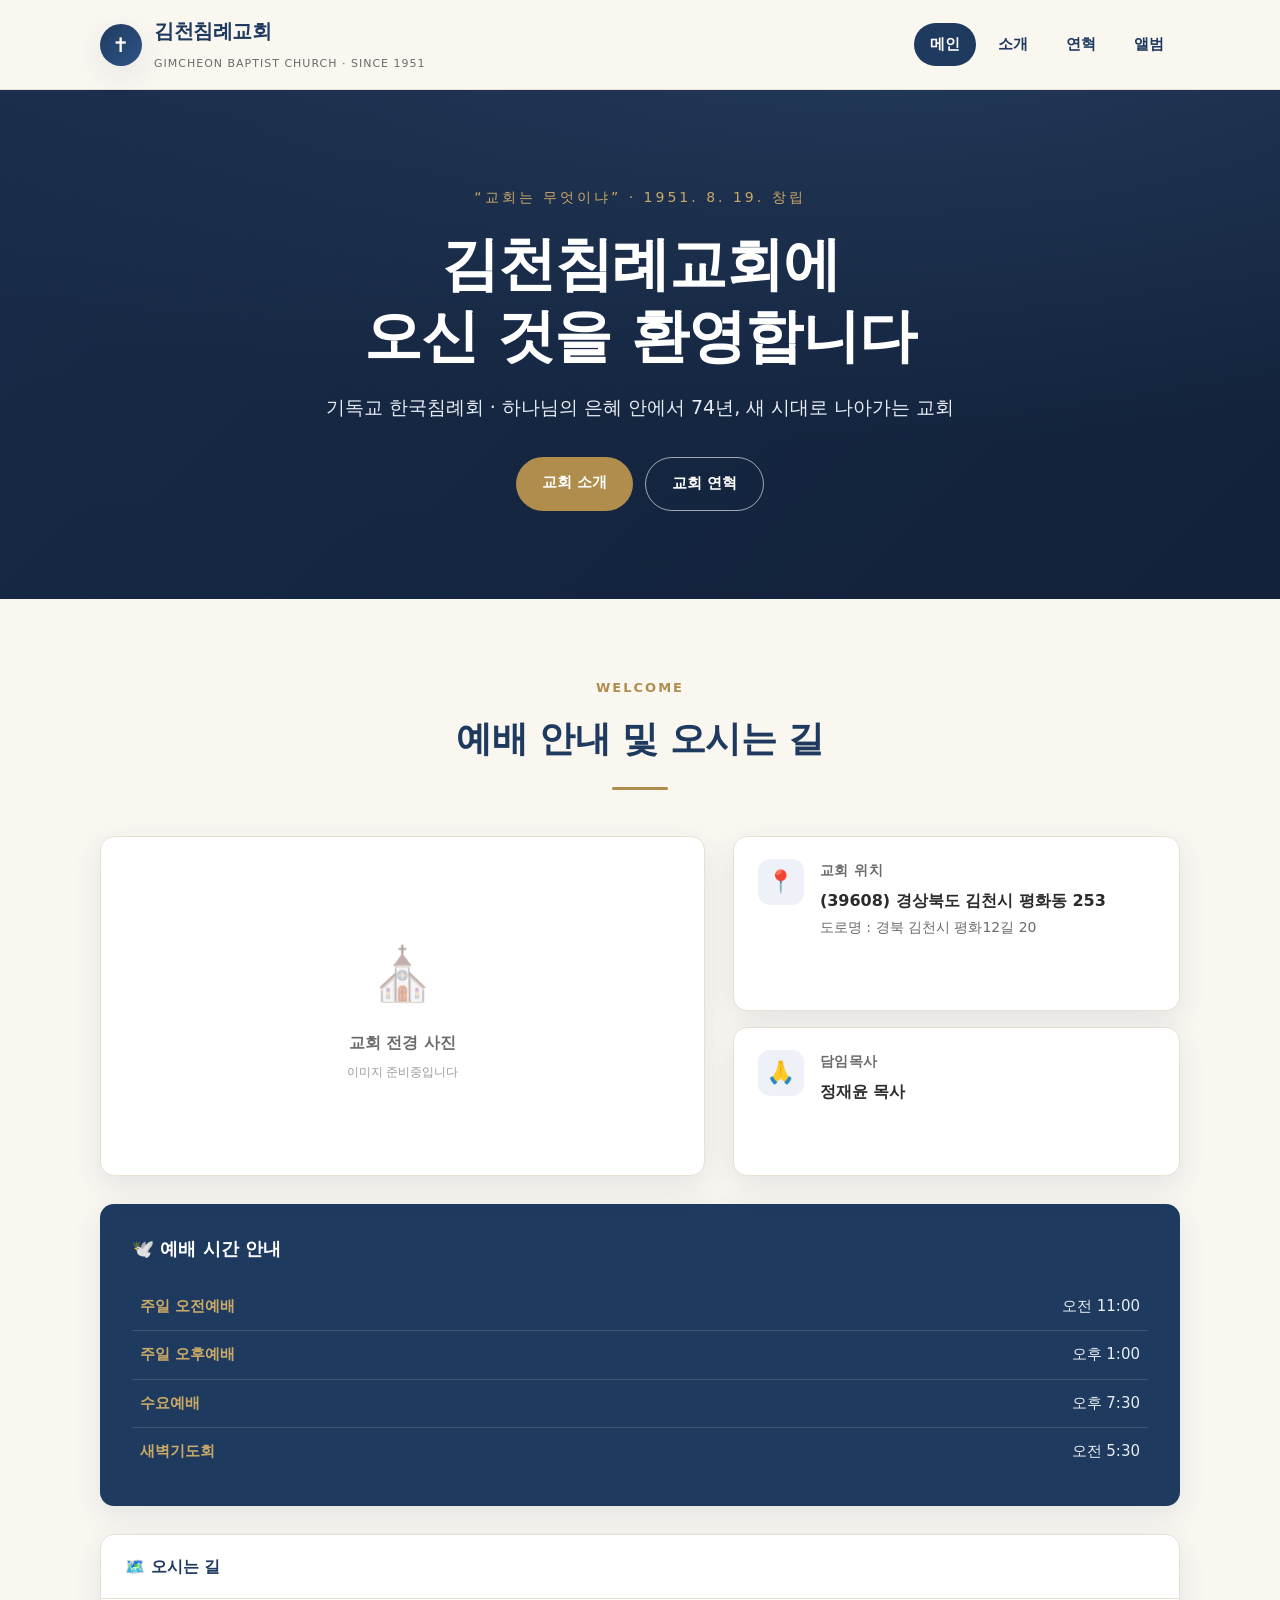
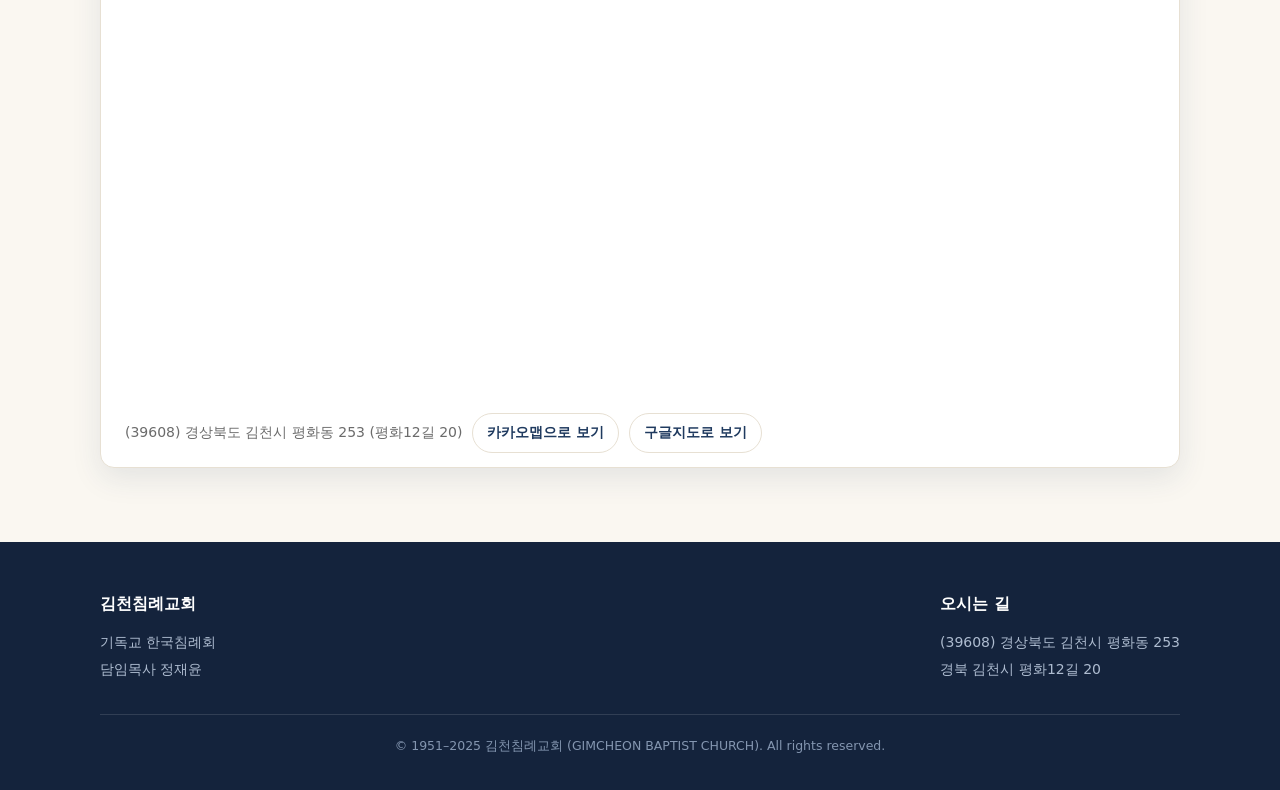
<file: church_website/index.html>
<!DOCTYPE html>
<html lang="ko">
<head>
<meta charset="UTF-8">
<meta name="viewport" content="width=device-width, initial-scale=1.0">
<title>김천침례교회</title>
<meta name="description" content="기독교 한국침례회 김천침례교회 - 1951년 창립. 담임목사 정재윤. 경상북도 김천시 평화동.">
<link rel="stylesheet" href="style.css">
</head>
<body>

<header class="site">
  <div class="wrap nav">
    <a href="index.html" class="brand">
      <span class="mark">✝</span>
      <span>
        <span class="title">김천침례교회</span><br>
        <span class="sub">GIMCHEON BAPTIST CHURCH · SINCE 1951</span>
      </span>
    </a>
    <nav>
      <button class="menu-btn" aria-label="메뉴" onclick="toggleMenu()">☰</button>
      <ul id="menu">
        <li><a href="index.html" class="active">메인</a></li>
        <li><a href="intro.html">소개</a></li>
        <li><a href="history.html">연혁</a></li>
        <li><a href="album.html">앨범</a></li>
      </ul>
    </nav>
  </div>
</header>

<section class="hero">
  <div class="wrap">
    <p class="verse">“교회는 무엇이냐” · 1951. 8. 19. 창립</p>
    <h1>김천침례교회에<br>오신 것을 환영합니다</h1>
    <p class="lead">기독교 한국침례회 · 하나님의 은혜 안에서 74년, 새 시대로 나아가는 교회</p>
    <div class="cta">
      <a href="intro.html" class="btn gold">교회 소개</a>
      <a href="history.html" class="btn ghost">교회 연혁</a>
    </div>
  </div>
</section>

<section class="block">
  <div class="wrap">
    <div class="head">
      <span class="eyebrow">Welcome</span>
      <h2>예배 안내 및 오시는 길</h2>
      <div class="rule"></div>
    </div>

    <div class="info-grid">
      <div class="church-photo">
        <div class="ph-inner">
          <div class="ico">⛪</div>
          <strong>교회 전경 사진</strong>
          <small>이미지 준비중입니다</small>
        </div>
      </div>

      <div class="cards">
        <div class="card">
          <div class="cico">📍</div>
          <div>
            <h3>교회 위치</h3>
            <p>(39608) 경상북도 김천시 평화동 253</p>
            <p class="small">도로명 : 경북 김천시 평화12길 20</p>
          </div>
        </div>
        <div class="card">
          <div class="cico">🙏</div>
          <div>
            <h3>담임목사</h3>
            <p>정재윤 목사</p>
          </div>
        </div>
      </div>
    </div>

    <div class="worship">
      <h3>🕊️ 예배 시간 안내</h3>
      <table>
        <tr><td>주일 오전예배</td><td>오전 11:00</td></tr>
        <tr><td>주일 오후예배</td><td>오후 1:00</td></tr>
        <tr><td>수요예배</td><td>오후 7:30</td></tr>
        <tr><td>새벽기도회</td><td>오전 5:30</td></tr>
      </table>
    </div>

    <div class="map-wrap">
      <div class="map-title">🗺️ 오시는 길</div>
      <iframe
        src="https://www.google.com/maps?q=경상북도+김천시+평화12길+20&z=16&hl=ko&output=embed"
        loading="lazy" referrerpolicy="no-referrer-when-downgrade"
        title="김천침례교회 위치 지도"></iframe>
      <div class="map-actions">
        <span>(39608) 경상북도 김천시 평화동 253 (평화12길 20)</span>
        <a href="https://map.kakao.com/?q=경상북도 김천시 평화12길 20" target="_blank" rel="noopener">카카오맵으로 보기</a>
        <a href="https://www.google.com/maps/search/?api=1&query=경상북도 김천시 평화12길 20" target="_blank" rel="noopener">구글지도로 보기</a>
      </div>
    </div>
  </div>
</section>

<footer class="site">
  <div class="wrap">
    <div class="cols">
      <div>
        <h4>김천침례교회</h4>
        <p>기독교 한국침례회<br>담임목사 정재윤</p>
      </div>
      <div>
        <h4>오시는 길</h4>
        <p>(39608) 경상북도 김천시 평화동 253<br>경북 김천시 평화12길 20</p>
      </div>
    </div>
    <div class="copy">© 1951–2025 김천침례교회 (GIMCHEON BAPTIST CHURCH). All rights reserved.</div>
  </div>
</footer>

<script src="script.js"></script>
</body>
</html>
</file>
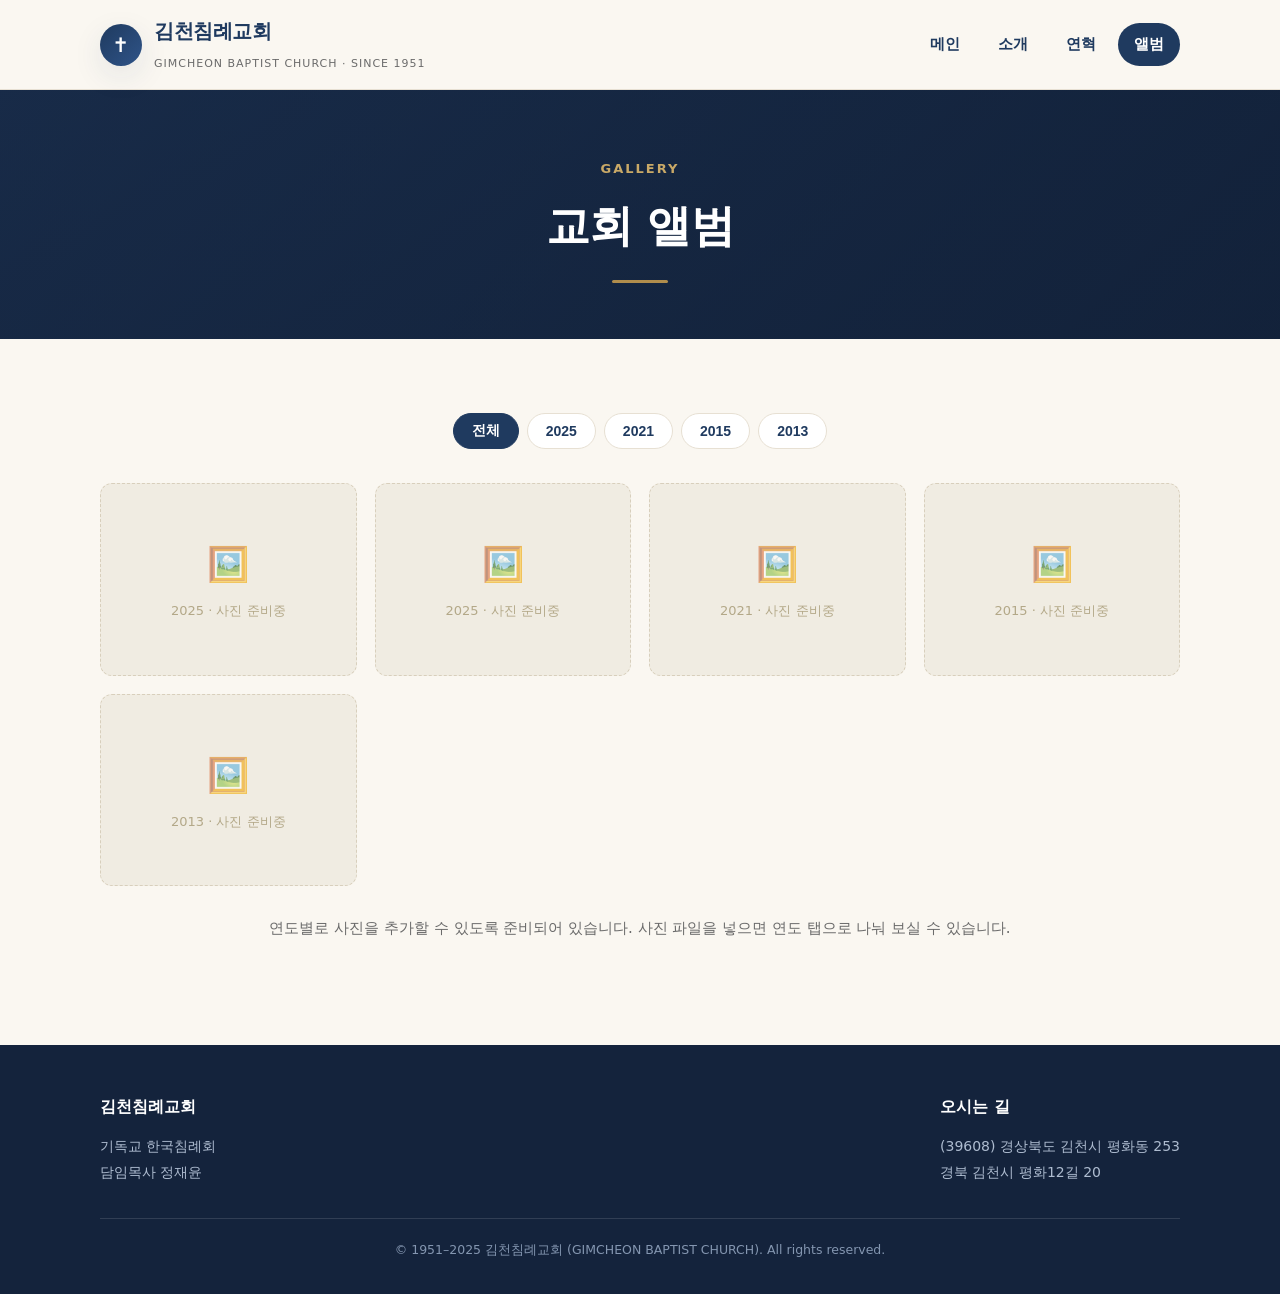
<file: church_website/album.html>
<!DOCTYPE html>
<html lang="ko">
<head>
<meta charset="UTF-8">
<meta name="viewport" content="width=device-width, initial-scale=1.0">
<title>앨범 · 김천침례교회</title>
<meta name="description" content="김천침례교회 앨범 - 연도별 교회 사진.">
<link rel="stylesheet" href="style.css">
</head>
<body>

<header class="site">
  <div class="wrap nav">
    <a href="index.html" class="brand">
      <span class="mark">✝</span>
      <span>
        <span class="title">김천침례교회</span><br>
        <span class="sub">GIMCHEON BAPTIST CHURCH · SINCE 1951</span>
      </span>
    </a>
    <nav>
      <button class="menu-btn" aria-label="메뉴" onclick="toggleMenu()">☰</button>
      <ul id="menu">
        <li><a href="index.html">메인</a></li>
        <li><a href="intro.html">소개</a></li>
        <li><a href="history.html">연혁</a></li>
        <li><a href="album.html" class="active">앨범</a></li>
      </ul>
    </nav>
  </div>
</header>

<section class="page-hero">
  <div class="wrap">
    <span class="eyebrow">Gallery</span>
    <h1>교회 앨범</h1>
    <div class="rule"></div>
  </div>
</section>

<section class="block">
  <div class="wrap">
    <div class="year-tabs" id="yearTabs">
      <button class="active" data-year="all">전체</button>
      <button data-year="2025">2025</button>
      <button data-year="2021">2021</button>
      <button data-year="2015">2015</button>
      <button data-year="2013">2013</button>
    </div>

    <!--
      사진 추가 방법:
      아래 <div class="photo" ...> 안의 내용을 <img src="images/파일명.jpg" alt="설명"> 로 바꾸고,
      data-year 값에 촬영 연도를 넣으면 위 연도 탭에서 자동으로 분류됩니다.
      예) <div class="photo" data-year="2025"><img src="images/2025_elevator.jpg" alt="승강기 완공"></div>
    -->
    <div class="album-grid" id="albumGrid">
      <div class="photo" data-year="2025"><div><div class="ico">🖼️</div>2025 · 사진 준비중</div></div>
      <div class="photo" data-year="2025"><div><div class="ico">🖼️</div>2025 · 사진 준비중</div></div>
      <div class="photo" data-year="2021"><div><div class="ico">🖼️</div>2021 · 사진 준비중</div></div>
      <div class="photo" data-year="2015"><div><div class="ico">🖼️</div>2015 · 사진 준비중</div></div>
      <div class="photo" data-year="2013"><div><div class="ico">🖼️</div>2013 · 사진 준비중</div></div>
    </div>
    <p class="album-empty">연도별로 사진을 추가할 수 있도록 준비되어 있습니다. 사진 파일을 넣으면 연도 탭으로 나눠 보실 수 있습니다.</p>
  </div>
</section>

<footer class="site">
  <div class="wrap">
    <div class="cols">
      <div>
        <h4>김천침례교회</h4>
        <p>기독교 한국침례회<br>담임목사 정재윤</p>
      </div>
      <div>
        <h4>오시는 길</h4>
        <p>(39608) 경상북도 김천시 평화동 253<br>경북 김천시 평화12길 20</p>
      </div>
    </div>
    <div class="copy">© 1951–2025 김천침례교회 (GIMCHEON BAPTIST CHURCH). All rights reserved.</div>
  </div>
</footer>

<script src="script.js"></script>
</body>
</html>
</file>
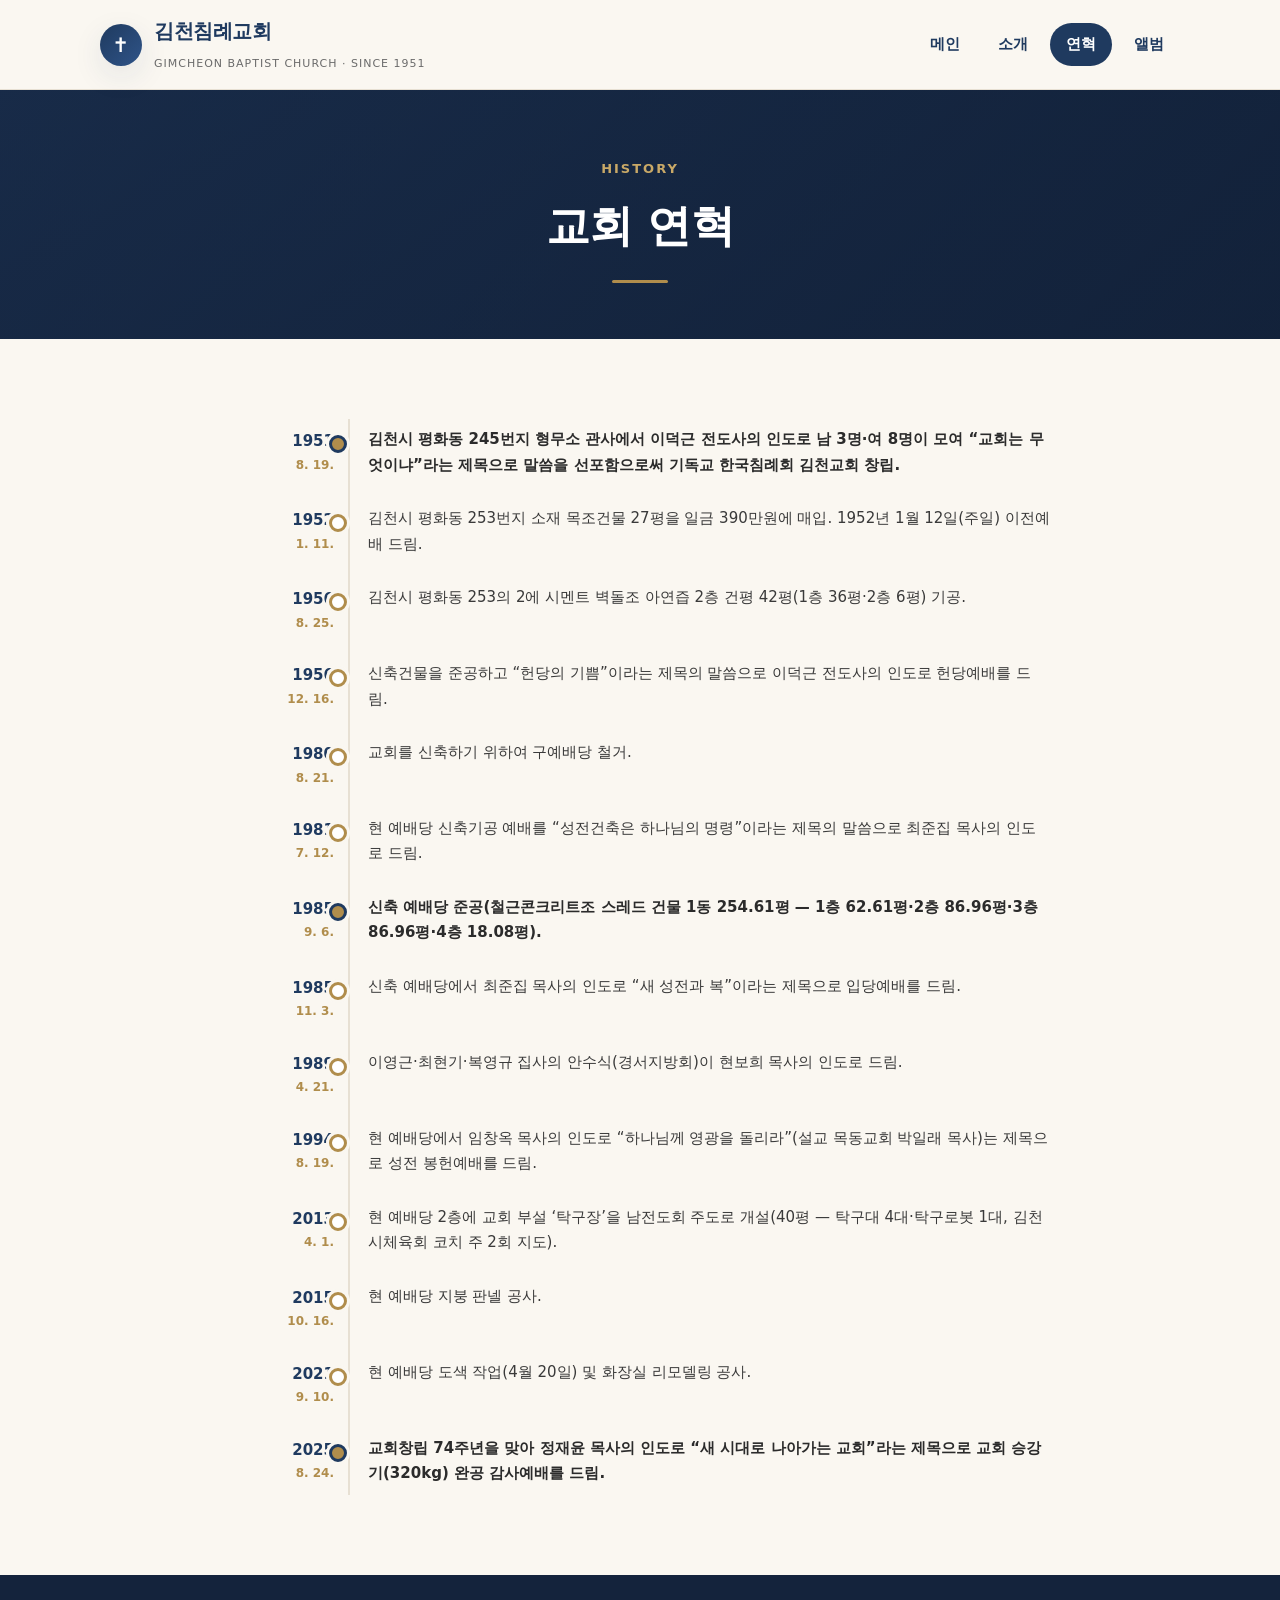
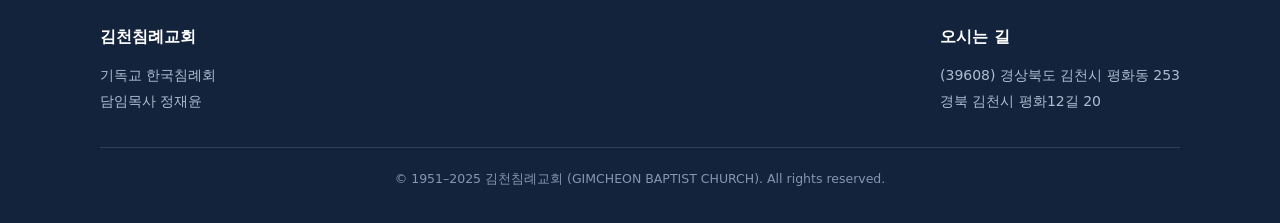
<file: church_website/history.html>
<!DOCTYPE html>
<html lang="ko">
<head>
<meta charset="UTF-8">
<meta name="viewport" content="width=device-width, initial-scale=1.0">
<title>연혁 · 김천침례교회</title>
<meta name="description" content="김천침례교회 연혁 - 1951년 창립부터 2025년까지의 발자취.">
<link rel="stylesheet" href="style.css">
</head>
<body>

<header class="site">
  <div class="wrap nav">
    <a href="index.html" class="brand">
      <span class="mark">✝</span>
      <span>
        <span class="title">김천침례교회</span><br>
        <span class="sub">GIMCHEON BAPTIST CHURCH · SINCE 1951</span>
      </span>
    </a>
    <nav>
      <button class="menu-btn" aria-label="메뉴" onclick="toggleMenu()">☰</button>
      <ul id="menu">
        <li><a href="index.html">메인</a></li>
        <li><a href="intro.html">소개</a></li>
        <li><a href="history.html" class="active">연혁</a></li>
        <li><a href="album.html">앨범</a></li>
      </ul>
    </nav>
  </div>
</header>

<section class="page-hero">
  <div class="wrap">
    <span class="eyebrow">History</span>
    <h1>교회 연혁</h1>
    <div class="rule"></div>
  </div>
</section>

<section class="block">
  <div class="wrap">
    <div class="timeline">
      <div class="tl-item major">
        <div class="tl-date">1951<span>8. 19.</span></div>
        <div class="tl-body"><p>김천시 평화동 245번지 형무소 관사에서 이덕근 전도사의 인도로 남 3명·여 8명이 모여 “교회는 무엇이냐”라는 제목으로 말씀을 선포함으로써 <strong>기독교 한국침례회 김천교회 창립</strong>.</p></div>
      </div>
      <div class="tl-item">
        <div class="tl-date">1952<span>1. 11.</span></div>
        <div class="tl-body"><p>김천시 평화동 253번지 소재 목조건물 27평을 일금 390만원에 매입. 1952년 1월 12일(주일) 이전예배 드림.</p></div>
      </div>
      <div class="tl-item">
        <div class="tl-date">1956<span>8. 25.</span></div>
        <div class="tl-body"><p>김천시 평화동 253의 2에 시멘트 벽돌조 아연즙 2층 건평 42평(1층 36평·2층 6평) 기공.</p></div>
      </div>
      <div class="tl-item">
        <div class="tl-date">1956<span>12. 16.</span></div>
        <div class="tl-body"><p>신축건물을 준공하고 “헌당의 기쁨”이라는 제목의 말씀으로 이덕근 전도사의 인도로 헌당예배를 드림.</p></div>
      </div>
      <div class="tl-item">
        <div class="tl-date">1980<span>8. 21.</span></div>
        <div class="tl-body"><p>교회를 신축하기 위하여 구예배당 철거.</p></div>
      </div>
      <div class="tl-item">
        <div class="tl-date">1981<span>7. 12.</span></div>
        <div class="tl-body"><p>현 예배당 신축기공 예배를 “성전건축은 하나님의 명령”이라는 제목의 말씀으로 최준집 목사의 인도로 드림.</p></div>
      </div>
      <div class="tl-item major">
        <div class="tl-date">1985<span>9. 6.</span></div>
        <div class="tl-body"><p><strong>신축 예배당 준공</strong>(철근콘크리트조 스레드 건물 1동 254.61평 — 1층 62.61평·2층 86.96평·3층 86.96평·4층 18.08평).</p></div>
      </div>
      <div class="tl-item">
        <div class="tl-date">1985<span>11. 3.</span></div>
        <div class="tl-body"><p>신축 예배당에서 최준집 목사의 인도로 “새 성전과 복”이라는 제목으로 입당예배를 드림.</p></div>
      </div>
      <div class="tl-item">
        <div class="tl-date">1989<span>4. 21.</span></div>
        <div class="tl-body"><p>이영근·최현기·복영규 집사의 안수식(경서지방회)이 현보희 목사의 인도로 드림.</p></div>
      </div>
      <div class="tl-item">
        <div class="tl-date">1994<span>8. 19.</span></div>
        <div class="tl-body"><p>현 예배당에서 임창옥 목사의 인도로 “하나님께 영광을 돌리라”(설교 목동교회 박일래 목사)는 제목으로 성전 봉헌예배를 드림.</p></div>
      </div>
      <div class="tl-item">
        <div class="tl-date">2013<span>4. 1.</span></div>
        <div class="tl-body"><p>현 예배당 2층에 교회 부설 ‘탁구장’을 남전도회 주도로 개설(40평 — 탁구대 4대·탁구로봇 1대, 김천시체육회 코치 주 2회 지도).</p></div>
      </div>
      <div class="tl-item">
        <div class="tl-date">2015<span>10. 16.</span></div>
        <div class="tl-body"><p>현 예배당 지붕 판넬 공사.</p></div>
      </div>
      <div class="tl-item">
        <div class="tl-date">2021<span>9. 10.</span></div>
        <div class="tl-body"><p>현 예배당 도색 작업(4월 20일) 및 화장실 리모델링 공사.</p></div>
      </div>
      <div class="tl-item major">
        <div class="tl-date">2025<span>8. 24.</span></div>
        <div class="tl-body"><p>교회창립 <strong>74주년</strong>을 맞아 정재윤 목사의 인도로 “새 시대로 나아가는 교회”라는 제목으로 <strong>교회 승강기(320kg) 완공 감사예배</strong>를 드림.</p></div>
      </div>
    </div>
  </div>
</section>

<footer class="site">
  <div class="wrap">
    <div class="cols">
      <div>
        <h4>김천침례교회</h4>
        <p>기독교 한국침례회<br>담임목사 정재윤</p>
      </div>
      <div>
        <h4>오시는 길</h4>
        <p>(39608) 경상북도 김천시 평화동 253<br>경북 김천시 평화12길 20</p>
      </div>
    </div>
    <div class="copy">© 1951–2025 김천침례교회 (GIMCHEON BAPTIST CHURCH). All rights reserved.</div>
  </div>
</footer>

<script src="script.js"></script>
</body>
</html>
</file>
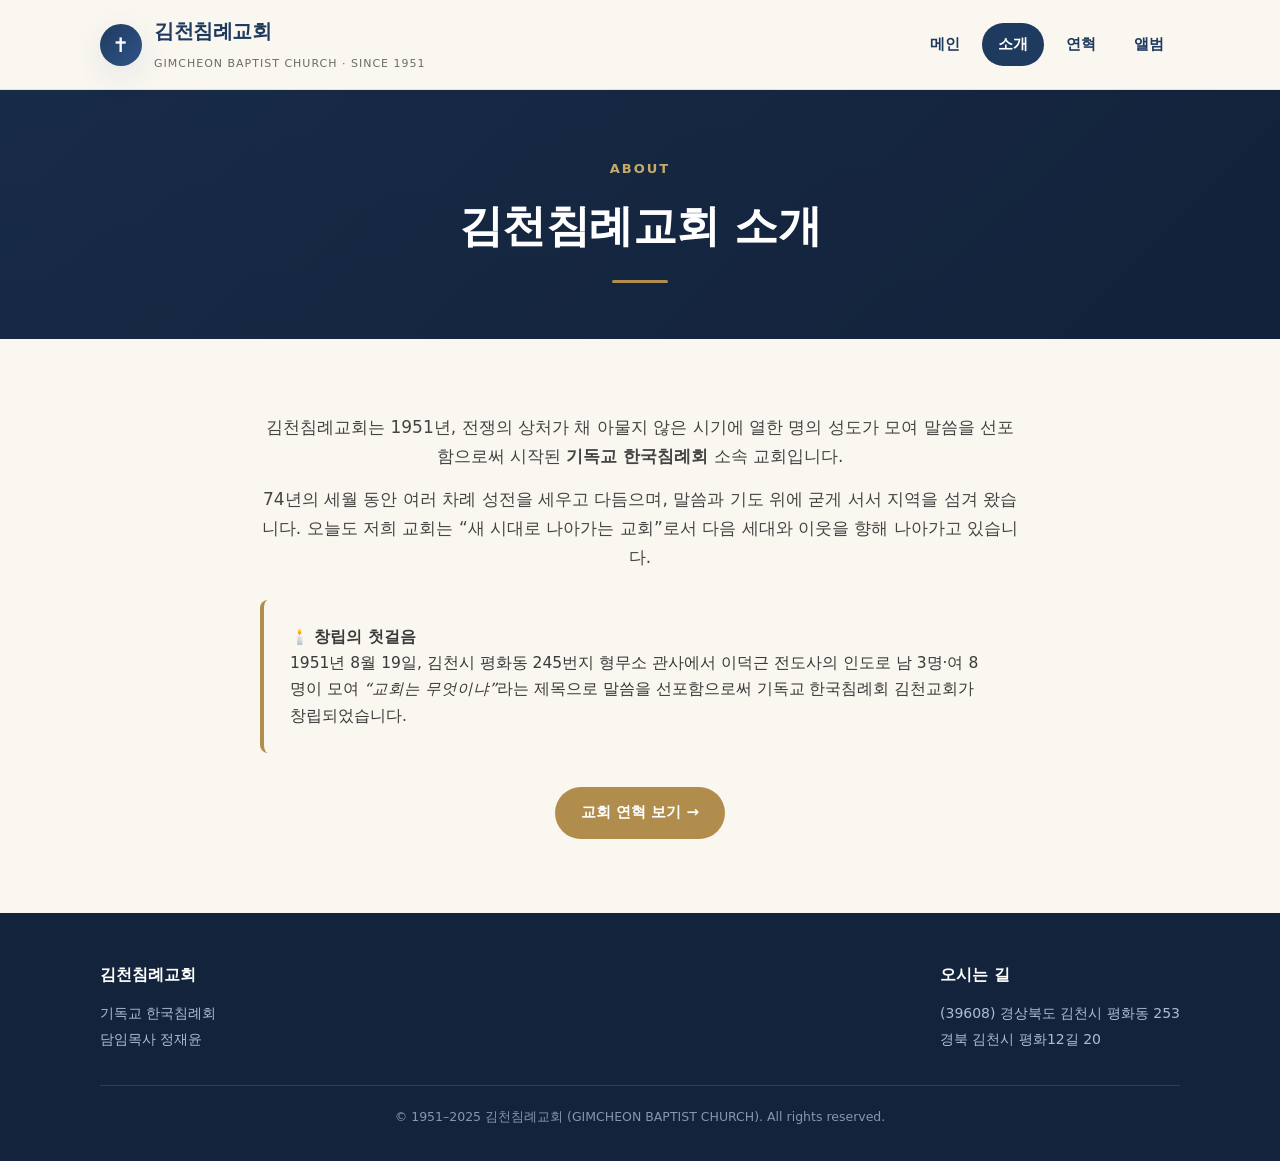
<file: church_website/intro.html>
<!DOCTYPE html>
<html lang="ko">
<head>
<meta charset="UTF-8">
<meta name="viewport" content="width=device-width, initial-scale=1.0">
<title>소개 · 김천침례교회</title>
<meta name="description" content="김천침례교회 소개 - 1951년 창립된 기독교 한국침례회 소속 교회.">
<link rel="stylesheet" href="style.css">
</head>
<body>

<header class="site">
  <div class="wrap nav">
    <a href="index.html" class="brand">
      <span class="mark">✝</span>
      <span>
        <span class="title">김천침례교회</span><br>
        <span class="sub">GIMCHEON BAPTIST CHURCH · SINCE 1951</span>
      </span>
    </a>
    <nav>
      <button class="menu-btn" aria-label="메뉴" onclick="toggleMenu()">☰</button>
      <ul id="menu">
        <li><a href="index.html">메인</a></li>
        <li><a href="intro.html" class="active">소개</a></li>
        <li><a href="history.html">연혁</a></li>
        <li><a href="album.html">앨범</a></li>
      </ul>
    </nav>
  </div>
</header>

<section class="page-hero">
  <div class="wrap">
    <span class="eyebrow">About</span>
    <h1>김천침례교회 소개</h1>
    <div class="rule"></div>
  </div>
</section>

<section class="block">
  <div class="wrap">
    <div class="intro-text">
      <p>김천침례교회는 1951년, 전쟁의 상처가 채 아물지 않은 시기에 열한 명의 성도가
      모여 말씀을 선포함으로써 시작된 <strong>기독교 한국침례회</strong> 소속 교회입니다.</p>
      <p style="margin-top:14px;">74년의 세월 동안 여러 차례 성전을 세우고 다듬으며,
      말씀과 기도 위에 굳게 서서 지역을 섬겨 왔습니다. 오늘도 저희 교회는
      “새 시대로 나아가는 교회”로서 다음 세대와 이웃을 향해 나아가고 있습니다.</p>

      <div class="founding">
        <strong>🕯️ 창립의 첫걸음</strong><br>
        1951년 8월 19일, 김천시 평화동 245번지 형무소 관사에서 이덕근 전도사의 인도로
        남 3명·여 8명이 모여 <em>“교회는 무엇이냐”</em>라는 제목으로 말씀을 선포함으로써
        기독교 한국침례회 김천교회가 창립되었습니다.
      </div>

      <p style="margin-top:34px;">
        <a href="history.html" class="btn gold">교회 연혁 보기 →</a>
      </p>
    </div>
  </div>
</section>

<footer class="site">
  <div class="wrap">
    <div class="cols">
      <div>
        <h4>김천침례교회</h4>
        <p>기독교 한국침례회<br>담임목사 정재윤</p>
      </div>
      <div>
        <h4>오시는 길</h4>
        <p>(39608) 경상북도 김천시 평화동 253<br>경북 김천시 평화12길 20</p>
      </div>
    </div>
    <div class="copy">© 1951–2025 김천침례교회 (GIMCHEON BAPTIST CHURCH). All rights reserved.</div>
  </div>
</footer>

<script src="script.js"></script>
</body>
</html>
</file>
<file: church_website/style.css>
:root{
  --navy:#1f3a5f;
  --gold:#b08d4c;
  --gold-soft:#c9a967;
  --cream:#faf7f1;
  --ink:#2b2b2b;
  --muted:#6b6b6b;
  --line:#e7e0d3;
  --white:#ffffff;
  --shadow:0 10px 30px rgba(31,58,95,.10);
  --radius:14px;
}
*{box-sizing:border-box;margin:0;padding:0;}
html{scroll-behavior:smooth;}
body{
  font-family:'Pretendard','Apple SD Gothic Neo','Malgun Gothic',system-ui,sans-serif;
  color:var(--ink);
  background:var(--cream);
  line-height:1.7;
  -webkit-font-smoothing:antialiased;
}
img{max-width:100%;display:block;}
a{color:inherit;text-decoration:none;}
.wrap{width:min(1080px,92%);margin-inline:auto;}

/* ===== Header / Nav ===== */
header.site{
  position:sticky;top:0;z-index:50;
  background:rgba(250,247,241,.92);
  backdrop-filter:saturate(180%) blur(8px);
  border-bottom:1px solid var(--line);
}
.nav{display:flex;align-items:center;justify-content:space-between;padding:14px 0;}
.brand{display:flex;align-items:center;gap:12px;}
.brand .mark{
  width:42px;height:42px;border-radius:50%;
  background:linear-gradient(135deg,var(--navy),#2f5488);
  color:#fff;display:grid;place-items:center;
  font-weight:700;font-size:20px;box-shadow:var(--shadow);
}
.brand .title{font-size:20px;font-weight:800;color:var(--navy);letter-spacing:-.5px;}
.brand .sub{font-size:11px;color:var(--muted);letter-spacing:1px;}
nav ul{display:flex;gap:6px;list-style:none;}
nav a{
  display:block;padding:9px 16px;border-radius:999px;
  font-weight:600;font-size:15px;color:var(--navy);transition:.2s;
}
nav a:hover{background:var(--navy);color:#fff;}
nav a.active{background:var(--navy);color:#fff;}
.menu-btn{display:none;background:none;border:0;font-size:26px;color:var(--navy);cursor:pointer;}

/* ===== Hero ===== */
.hero{
  background:
    linear-gradient(rgba(20,35,60,.62),rgba(20,35,60,.72)),
    radial-gradient(1200px 400px at 70% -10%, #3a5c86, transparent),
    linear-gradient(135deg,#1f3a5f,#0f1f36);
  color:#fff;text-align:center;padding:96px 0 88px;
}
.hero .verse{font-size:14px;color:var(--gold-soft);letter-spacing:3px;margin-bottom:18px;}
.hero h1{font-size:clamp(34px,6vw,58px);font-weight:800;letter-spacing:-1px;line-height:1.25;}
.hero p.lead{margin-top:18px;font-size:clamp(15px,2.4vw,19px);color:#e7ecf3;}
.hero .cta{margin-top:34px;display:inline-flex;gap:12px;flex-wrap:wrap;justify-content:center;}

/* page hero (sub pages) */
.page-hero{
  background:
    linear-gradient(rgba(20,35,60,.66),rgba(20,35,60,.72)),
    linear-gradient(135deg,#1f3a5f,#0f1f36);
  color:#fff;text-align:center;padding:64px 0 56px;
}
.page-hero .eyebrow{color:var(--gold-soft);}
.page-hero h1{font-size:clamp(28px,5vw,44px);font-weight:800;margin-top:8px;letter-spacing:-.5px;}
.page-hero .rule{width:56px;height:3px;background:var(--gold);margin:16px auto 0;border-radius:2px;}

.btn{display:inline-block;padding:13px 26px;border-radius:999px;font-weight:700;font-size:15px;transition:.2s;}
.btn.gold{background:var(--gold);color:#fff;}
.btn.gold:hover{background:var(--gold-soft);}
.btn.ghost{border:1.5px solid rgba(255,255,255,.6);color:#fff;}
.btn.ghost:hover{background:#fff;color:var(--navy);}

/* ===== Section base ===== */
section.block{padding:74px 0;}
.eyebrow{color:var(--gold);font-weight:700;letter-spacing:2px;font-size:13px;text-transform:uppercase;}
.head{text-align:center;margin-bottom:46px;}
.head h2{font-size:clamp(26px,4vw,36px);font-weight:800;color:var(--navy);margin-top:8px;letter-spacing:-.5px;}
.head .rule{width:56px;height:3px;background:var(--gold);margin:18px auto 0;border-radius:2px;}

/* ===== Info cards ===== */
.info-grid{display:grid;grid-template-columns:1.15fr .85fr;gap:28px;align-items:stretch;}
.church-photo{
  border-radius:var(--radius);overflow:hidden;background:var(--white);
  box-shadow:var(--shadow);border:1px solid var(--line);
  display:flex;align-items:center;justify-content:center;min-height:340px;
  color:var(--muted);text-align:center;position:relative;
}
.church-photo .ph-inner{padding:30px;}
.church-photo .ico{font-size:52px;margin-bottom:10px;opacity:.5;}
.church-photo small{display:block;margin-top:6px;font-size:12px;color:#9a9a9a;}
.cards{display:grid;gap:16px;}
.card{
  background:var(--white);border:1px solid var(--line);border-radius:var(--radius);
  padding:22px 24px;box-shadow:var(--shadow);display:flex;gap:16px;align-items:flex-start;
}
.card .cico{
  flex:0 0 46px;height:46px;border-radius:12px;background:#eef2f8;color:var(--navy);
  display:grid;place-items:center;font-size:22px;
}
.card h3{font-size:14px;color:var(--muted);font-weight:700;letter-spacing:.5px;margin-bottom:4px;}
.card p{font-size:16px;color:var(--ink);font-weight:600;}
.card p.small{font-size:14px;font-weight:500;color:var(--muted);margin-top:2px;}

/* worship times */
.worship{margin-top:28px;background:var(--navy);color:#fff;border-radius:var(--radius);padding:30px 32px;box-shadow:var(--shadow);}
.worship h3{font-size:18px;margin-bottom:18px;display:flex;align-items:center;gap:10px;}
.worship table{width:100%;border-collapse:collapse;}
.worship td{padding:11px 8px;border-bottom:1px solid rgba(255,255,255,.14);font-size:15px;}
.worship tr:last-child td{border-bottom:0;}
.worship td:first-child{font-weight:700;color:var(--gold-soft);white-space:nowrap;}
.worship td:last-child{text-align:right;color:#e7ecf3;}

/* map */
.map-wrap{margin-top:28px;background:var(--white);border:1px solid var(--line);border-radius:var(--radius);box-shadow:var(--shadow);overflow:hidden;}
.map-wrap .map-title{display:flex;align-items:center;gap:8px;padding:18px 24px;font-size:16px;font-weight:800;color:var(--navy);border-bottom:1px solid var(--line);}
.map-wrap iframe{width:100%;height:400px;border:0;display:block;}
.map-wrap .map-actions{padding:14px 24px;display:flex;gap:10px;flex-wrap:wrap;align-items:center;font-size:14px;color:var(--muted);}
.map-wrap .map-actions a{color:var(--navy);font-weight:700;border:1.5px solid var(--line);padding:7px 14px;border-radius:999px;transition:.2s;}
.map-wrap .map-actions a:hover{background:var(--navy);color:#fff;border-color:var(--navy);}
@media (max-width:820px){.map-wrap iframe{height:300px;}}

/* ===== Intro ===== */
.intro-text{max-width:760px;margin-inline:auto;text-align:center;font-size:17px;color:#444;}
.intro-text .founding{
  margin-top:28px;padding:24px 26px;background:var(--cream);border-left:4px solid var(--gold);
  border-radius:8px;text-align:left;font-size:15.5px;color:#3a3a3a;
}

/* ===== History timeline ===== */
.timeline{max-width:820px;margin-inline:auto;position:relative;}
.timeline::before{content:"";position:absolute;left:118px;top:6px;bottom:6px;width:2px;background:var(--line);}
.tl-item{position:relative;display:grid;grid-template-columns:104px 1fr;gap:28px;padding:14px 0;}
.tl-date{text-align:right;font-weight:800;color:var(--navy);font-size:15px;padding-top:2px;}
.tl-date span{display:block;font-size:12px;color:var(--gold);font-weight:700;}
.tl-body{position:relative;padding-left:6px;}
.tl-body::before{
  content:"";position:absolute;left:-33px;top:8px;width:12px;height:12px;border-radius:50%;
  background:var(--white);border:3px solid var(--gold);box-shadow:0 0 0 3px var(--cream);
}
.tl-body p{font-size:15px;color:#3a3a3a;}
.tl-item.major .tl-body::before{background:var(--gold);border-color:var(--navy);}
.tl-item.major .tl-body p{font-weight:600;color:var(--ink);}

/* ===== Album ===== */
.year-tabs{display:flex;flex-wrap:wrap;gap:8px;justify-content:center;margin-bottom:34px;}
.year-tabs button{
  padding:8px 18px;border-radius:999px;border:1.5px solid var(--line);background:var(--white);
  color:var(--navy);font-weight:700;font-size:14px;cursor:pointer;transition:.2s;
}
.year-tabs button.active,.year-tabs button:hover{background:var(--navy);color:#fff;border-color:var(--navy);}
.album-grid{display:grid;grid-template-columns:repeat(auto-fill,minmax(210px,1fr));gap:18px;}
.photo{
  aspect-ratio:4/3;border-radius:12px;background:#f0ece2;border:1px dashed #d8cfbc;
  display:grid;place-items:center;color:#b3a888;text-align:center;font-size:13px;overflow:hidden;
}
.photo img{width:100%;height:100%;object-fit:cover;}
.photo .ico{font-size:34px;margin-bottom:6px;opacity:.6;}
.album-empty{text-align:center;color:var(--muted);padding:30px;font-size:15px;}

/* ===== Footer ===== */
footer.site{background:#14233c;color:#c7d1e0;padding:48px 0 34px;}
footer .cols{display:flex;flex-wrap:wrap;gap:30px;justify-content:space-between;}
footer h4{color:#fff;font-size:16px;margin-bottom:12px;}
footer p{font-size:14px;line-height:1.9;color:#aebcd0;}
footer .copy{margin-top:32px;padding-top:20px;border-top:1px solid rgba(255,255,255,.12);font-size:12.5px;color:#8496b0;text-align:center;}

/* ===== Responsive ===== */
@media (max-width:820px){
  nav ul{
    position:absolute;top:100%;right:4%;left:4%;flex-direction:column;gap:4px;
    background:var(--white);border:1px solid var(--line);border-radius:12px;padding:10px;
    box-shadow:var(--shadow);display:none;
  }
  nav ul.open{display:flex;}
  nav a{padding:12px 14px;}
  .menu-btn{display:block;}
  .info-grid{grid-template-columns:1fr;}
  .timeline::before{left:8px;}
  .tl-item{grid-template-columns:1fr;gap:6px;}
  .tl-date{text-align:left;padding-left:26px;}
  .tl-body::before{left:-24px;}
  .timeline .tl-body{padding-left:26px;}
}
</file>
